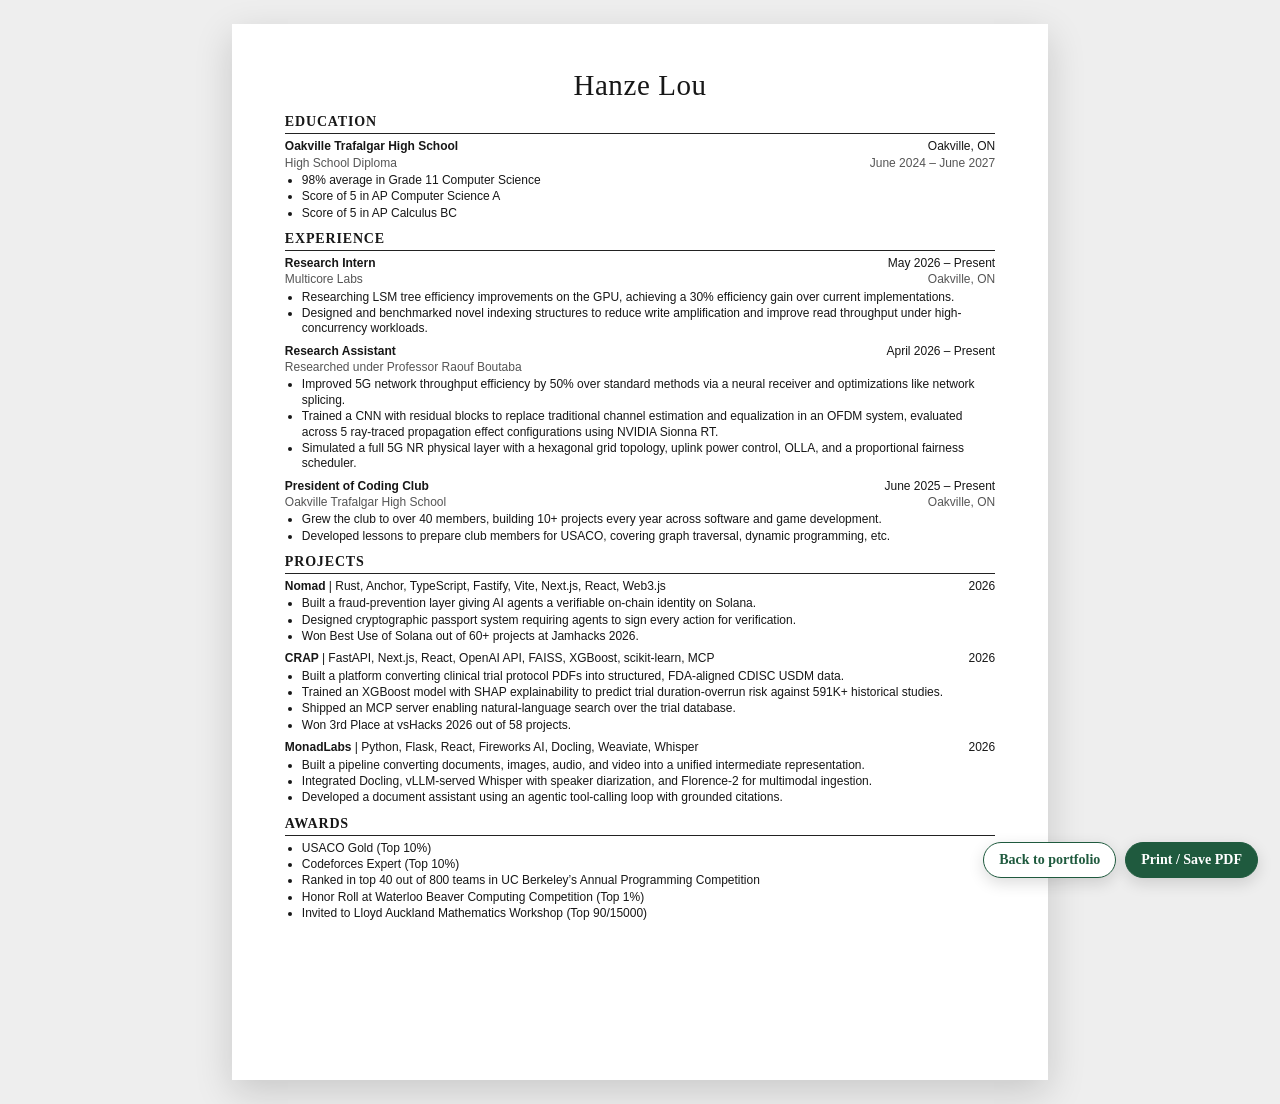
<file: resume.html>
<!DOCTYPE html>
<html lang="en">
<head>
<meta charset="UTF-8" />
<meta name="viewport" content="width=device-width, initial-scale=1.0" />
<title>Hanze Lou — Resume</title>
<style>
  :root { color-scheme: light; --ink:#171717; --muted:#555; --rule:#222; --link:#185c43; }
  * { box-sizing: border-box; }
  body { margin:0; background:#eee; color:var(--ink); font-family:Arial, Helvetica, sans-serif; font-size:12px; line-height:1.28; }
  .page { width:min(8.5in, 100%); min-height:11in; margin:24px auto; background:#fff; padding:.45in .55in; box-shadow:0 12px 36px rgba(0,0,0,.16); }
  header { text-align:center; margin-bottom:9px; }
  h1 { margin:0; font-family:Georgia, serif; font-size:29px; font-weight:500; letter-spacing:.02em; }
  h2 { margin:9px 0 5px; padding-bottom:2px; border-bottom:1.5px solid var(--rule); font-family:Georgia, serif; font-size:14px; text-transform:uppercase; letter-spacing:.06em; }
  .entry { margin:0 0 7px; }
  .row { display:flex; justify-content:space-between; gap:18px; align-items:baseline; }
  .row strong { font-size:12px; }
  .right { white-space:nowrap; text-align:right; }
  .sub { color:var(--muted); margin-top:1px; }
  ul { margin:2px 0 0 17px; padding:0; }
  li { margin:1px 0; }
  .project-title { font-weight:700; }
  .tools { font-weight:400; }
  .actions { position:fixed; right:22px; bottom:22px; display:flex; gap:9px; }
  .actions a, .actions button { appearance:none; border:1px solid #1f5a3e; border-radius:999px; padding:9px 15px; background:#fff; color:#1f5a3e; font:600 14px Georgia, serif; text-decoration:none; cursor:pointer; box-shadow:0 5px 16px rgba(0,0,0,.14); }
  .actions button { background:#1f5a3e; color:#fff; }
  @media (max-width:700px) { body{background:#fff}.page{margin:0;min-height:auto;padding:24px 20px;box-shadow:none}.row{align-items:flex-start}.actions{position:static;justify-content:center;margin:20px 0}.right{white-space:normal} }
  @media print { body{background:#fff}.page{margin:0;width:auto;min-height:auto;padding:.35in .45in;box-shadow:none}.actions{display:none} }
</style>
</head>
<body>
<main class="page">
  <header><h1>Hanze Lou</h1></header>

  <h2>Education</h2>
  <section class="entry">
    <div class="row"><strong>Oakville Trafalgar High School</strong><span class="right">Oakville, ON</span></div>
    <div class="row sub"><span>High School Diploma</span><span class="right">June 2024 – June 2027</span></div>
    <ul>
      <li>98% average in Grade 11 Computer Science</li>
      <li>Score of 5 in AP Computer Science A</li>
      <li>Score of 5 in AP Calculus BC</li>
    </ul>
  </section>

  <h2>Experience</h2>
  <section class="entry">
    <div class="row"><strong>Research Intern</strong><span class="right">May 2026 – Present</span></div>
    <div class="row sub"><span>Multicore Labs</span><span class="right">Oakville, ON</span></div>
    <ul>
      <li>Researching LSM tree efficiency improvements on the GPU, achieving a 30% efficiency gain over current implementations.</li>
      <li>Designed and benchmarked novel indexing structures to reduce write amplification and improve read throughput under high-concurrency workloads.</li>
    </ul>
  </section>
  <section class="entry">
    <div class="row"><strong>Research Assistant</strong><span class="right">April 2026 – Present</span></div>
    <div class="sub">Researched under Professor Raouf Boutaba</div>
    <ul>
      <li>Improved 5G network throughput efficiency by 50% over standard methods via a neural receiver and optimizations like network splicing.</li>
      <li>Trained a CNN with residual blocks to replace traditional channel estimation and equalization in an OFDM system, evaluated across 5 ray-traced propagation effect configurations using NVIDIA Sionna RT.</li>
      <li>Simulated a full 5G NR physical layer with a hexagonal grid topology, uplink power control, OLLA, and a proportional fairness scheduler.</li>
    </ul>
  </section>
  <section class="entry">
    <div class="row"><strong>President of Coding Club</strong><span class="right">June 2025 – Present</span></div>
    <div class="row sub"><span>Oakville Trafalgar High School</span><span class="right">Oakville, ON</span></div>
    <ul>
      <li>Grew the club to over 40 members, building 10+ projects every year across software and game development.</li>
      <li>Developed lessons to prepare club members for USACO, covering graph traversal, dynamic programming, etc.</li>
    </ul>
  </section>

  <h2>Projects</h2>
  <section class="entry">
    <div class="row"><span class="project-title">Nomad <span class="tools">| Rust, Anchor, TypeScript, Fastify, Vite, Next.js, React, Web3.js</span></span><span class="right">2026</span></div>
    <ul>
      <li>Built a fraud-prevention layer giving AI agents a verifiable on-chain identity on Solana.</li>
      <li>Designed cryptographic passport system requiring agents to sign every action for verification.</li>
      <li>Won Best Use of Solana out of 60+ projects at Jamhacks 2026.</li>
    </ul>
  </section>
  <section class="entry">
    <div class="row"><span class="project-title">CRAP <span class="tools">| FastAPI, Next.js, React, OpenAI API, FAISS, XGBoost, scikit-learn, MCP</span></span><span class="right">2026</span></div>
    <ul>
      <li>Built a platform converting clinical trial protocol PDFs into structured, FDA-aligned CDISC USDM data.</li>
      <li>Trained an XGBoost model with SHAP explainability to predict trial duration-overrun risk against 591K+ historical studies.</li>
      <li>Shipped an MCP server enabling natural-language search over the trial database.</li>
      <li>Won 3rd Place at vsHacks 2026 out of 58 projects.</li>
    </ul>
  </section>
  <section class="entry">
    <div class="row"><span class="project-title">MonadLabs <span class="tools">| Python, Flask, React, Fireworks AI, Docling, Weaviate, Whisper</span></span><span class="right">2026</span></div>
    <ul>
      <li>Built a pipeline converting documents, images, audio, and video into a unified intermediate representation.</li>
      <li>Integrated Docling, vLLM-served Whisper with speaker diarization, and Florence-2 for multimodal ingestion.</li>
      <li>Developed a document assistant using an agentic tool-calling loop with grounded citations.</li>
    </ul>
  </section>

  <h2>Awards</h2>
  <ul>
    <li>USACO Gold (Top 10%)</li>
    <li>Codeforces Expert (Top 10%)</li>
    <li>Ranked in top 40 out of 800 teams in UC Berkeley’s Annual Programming Competition</li>
    <li>Honor Roll at Waterloo Beaver Computing Competition (Top 1%)</li>
    <li>Invited to Lloyd Auckland Mathematics Workshop (Top 90/15000)</li>
  </ul>
</main>
<div class="actions">
  <a href="index.html">Back to portfolio</a>
  <button type="button" onclick="window.print()">Print / Save PDF</button>
</div>
</body>
</html>
</file>
